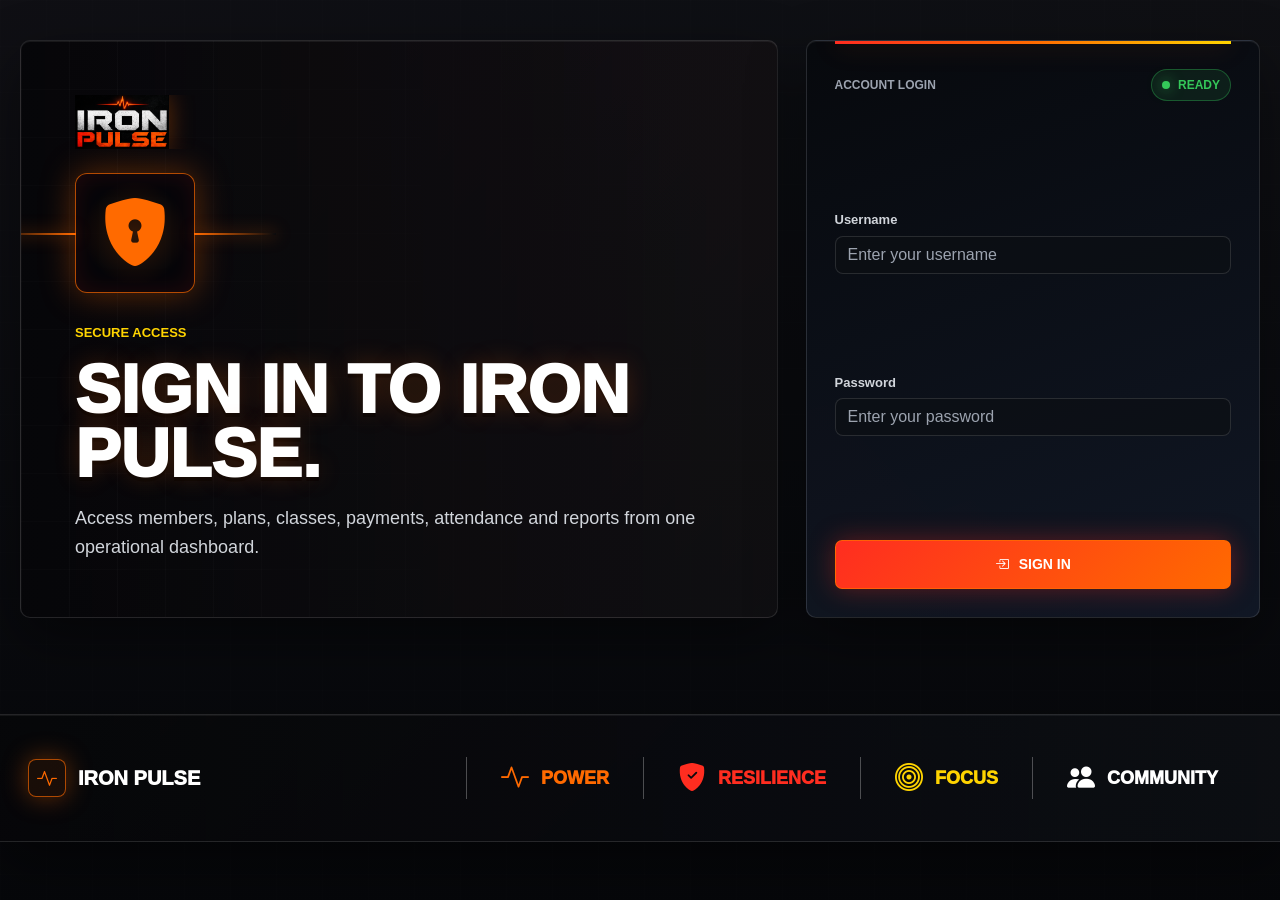
<file: Frontend/attendance.html>
<!DOCTYPE html>
<html lang="en">
<head>
  <meta charset="UTF-8" />
  <meta name="viewport" content="width=device-width, initial-scale=1.0" />

  <title>Iron Pulse | Attendance</title>

  <link
    href="https://cdn.jsdelivr.net/npm/bootstrap@5.3.3/dist/css/bootstrap.min.css"
    rel="stylesheet"
  />

  <link
    href="https://cdn.jsdelivr.net/npm/bootstrap-icons@1.11.3/font/bootstrap-icons.css"
    rel="stylesheet"
  />

  <link rel="stylesheet" href="css/styles.css" />
</head>

<body>
  <header class="site-header">
    <nav class="navbar navbar-expand-lg main-navbar">
      <div class="container-fluid navbar-container">
        <a class="navbar-brand brand" href="index.html" aria-label="Iron Pulse home">
          <img
            src="assets/img/iron-pulse-logo.png"
            alt="Iron Pulse"
            class="navbar-logo"
          />
        </a>

        <button
          class="navbar-toggler custom-toggler"
          type="button"
          data-bs-toggle="collapse"
          data-bs-target="#ironPulseNavbar"
          aria-controls="ironPulseNavbar"
          aria-expanded="false"
          aria-label="Toggle navigation"
        >
          <span class="navbar-toggler-icon"></span>
        </button>

        <div class="collapse navbar-collapse" id="ironPulseNavbar">
          <ul class="navbar-nav navigation-menu ms-auto">
            <li class="nav-item"><a class="nav-link" href="index.html">Dashboard</a></li>
            <li class="nav-item"><a class="nav-link" href="members.html">Members</a></li>
            <li class="nav-item"><a class="nav-link" href="plans.html">Plans</a></li>
            <li class="nav-item"><a class="nav-link" href="memberships.html">Memberships</a></li>
            <li class="nav-item"><a class="nav-link" href="classes.html">Classes</a></li>
            <li class="nav-item"><a class="nav-link" href="payments.html">Payments</a></li>
            <li class="nav-item"><a class="nav-link active" href="attendance.html">Attendance</a></li>
            <li class="nav-item"><a class="nav-link" href="reports.html">Reports</a></li>
            <li class="nav-item">
              <a class="nav-link" href="#" onclick="localStorage.clear(); window.location.href='login.html'">
                <i class="bi bi-box-arrow-right"></i> Logout
              </a>
            </li>
          </ul>

          <div class="navbar-actions">
            <a class="nav-cta" href="classes.html">
              Manage classes
              <i class="bi bi-arrow-right"></i>
            </a>
          </div>
        </div>
      </div>
    </nav>
  </header>

  <main class="main-content">
    <section class="dashboard-card">
      <div class="card-header-row">
        <div>
          <p class="section-kicker">Attendance</p>
          <h1 class="page-title">Attendance</h1>
          <p class="page-subtitle">
            Consult and register member attendance to classes and shifts.
          </p>
        </div>
      </div>

      <div class="action-bar">
        <button class="btn btn-primary" onclick="openAddModal()">
          <i class="bi bi-plus-lg"></i>
          Register Attendance
        </button>

        <button class="btn btn-outline-secondary" onclick="loadAttendance()">
          <i class="bi bi-arrow-clockwise"></i>
          Refresh
        </button>
      </div>

      <div id="alert-container"></div>

      <div class="content-card">
        <div id="attendance-table-container">
          <!-- La tabla se carga aquí desde attendance.js -->
        </div>
      </div>
    </section>
  </main>

  <footer class="site-footer">
    <div class="footer-brand">
      <span class="footer-pulse-icon">
        <i class="bi bi-activity"></i>
      </span>
      <span>Iron Pulse</span>
    </div>

    <div class="footer-values">
      <div class="footer-value">
        <i class="bi bi-activity"></i>
        <span>Power</span>
      </div>

      <div class="footer-value">
        <i class="bi bi-shield-fill-check"></i>
        <span>Resilience</span>
      </div>

      <div class="footer-value">
        <i class="bi bi-bullseye"></i>
        <span>Focus</span>
      </div>

      <div class="footer-value">
        <i class="bi bi-people-fill"></i>
        <span>Community</span>
      </div>
    </div>
  </footer>

  <div class="modal fade" id="addAttendanceModal" tabindex="-1">
    <div class="modal-dialog">
      <div class="modal-content">
        <div class="modal-header">
          <h5 class="modal-title">Register Attendance</h5>
          <button type="button" class="btn-close" data-bs-dismiss="modal"></button>
        </div>

        <div class="modal-body">
          <div class="mb-3">
            <label class="form-label">Member ID *</label>
            <select class="form-select" id="attendanceMemberId"><option value="">Select a member...</option></select>
          </div>

          <div class="mb-3">
            <label class="form-label">Reservation ID *</label>
            <input
              type="number"
              class="form-control"
              id="attendanceReservationId"
              placeholder="e.g. 101"
            />
          </div>

          <div id="form-error" class="alert alert-danger d-none"></div>
        </div>

        <div class="modal-footer">
          <button type="button" class="btn btn-secondary" data-bs-dismiss="modal">
            Cancel
          </button>

          <button type="button" class="btn btn-primary" onclick="submitAddAttendance()">
            Register
          </button>
        </div>
      </div>
    </div>
  </div>

  <script src="https://cdn.jsdelivr.net/npm/bootstrap@5.3.3/dist/js/bootstrap.bundle.min.js"></script>
  <script src="js/ui.js"></script>
  <script src="js/api.js"></script>
  <script src="js/attendance.js"></script>
</body>
</html>
</file>
<file: Frontend/css/styles.css>
:root {
  --bg-main: #0d0f14;
  --bg-main-alt: #111826;
  --bg-surface: rgba(13, 15, 20, 0.94);
  --bg-surface-strong: rgba(17, 24, 38, 0.96);
  --bg-glass: rgba(13, 15, 20, 0.86);

  --iron-orange: #ff6a00;
  --pulse-red: #ff2d20;
  --ignite-yellow: #ffd400;
  --pure-white: #ffffff;

  --text-main: #f3f4f6;
  --text-soft: #d1d5db;
  --text-muted: #9ca3af;

  --border-color: rgba(255, 255, 255, 0.12);
  --border-hot: rgba(255, 106, 0, 0.55);

  --shadow-dark: 0 28px 80px rgba(0, 0, 0, 0.62);
  --shadow-card: 0 22px 58px rgba(0, 0, 0, 0.45);
  --glow-orange: 0 0 26px rgba(255, 106, 0, 0.38);
  --glow-red: 0 0 26px rgba(255, 45, 32, 0.34);
  --glow-yellow: 0 0 24px rgba(255, 212, 0, 0.28);

  --success: #34c759;
  --warning: #ffd400;
  --danger: #ff453a;
}

* {
  box-sizing: border-box;
}

html {
  scroll-behavior: smooth;
}

body {
  margin: 0;
  min-height: 100vh;
  overflow-x: hidden;
  color: var(--text-main);
  font-family: Arial, Helvetica, sans-serif;
  background:
    linear-gradient(rgba(13, 15, 20, 0.94), rgba(6, 7, 10, 0.98)),
    linear-gradient(135deg, rgba(255, 45, 32, 0.18), transparent 42%),
    linear-gradient(225deg, rgba(255, 106, 0, 0.16), transparent 38%),
    #0d0f14;
  background-attachment: fixed;
}

body::before {
  content: "";
  position: fixed;
  inset: 0;
  z-index: -1;
  pointer-events: none;
  background:
    linear-gradient(90deg, rgba(255, 255, 255, 0.025) 1px, transparent 1px),
    linear-gradient(180deg, rgba(255, 255, 255, 0.018) 1px, transparent 1px);
  background-size: 46px 46px;
  opacity: 0.45;
}

/* HEADER + NAVBAR */

.site-header {
  position: sticky;
  top: 0;
  z-index: 1030;
}

.main-navbar {
  min-height: 76px;
  background:
    linear-gradient(90deg, rgba(5, 6, 9, 0.98), rgba(13, 15, 20, 0.96)),
    linear-gradient(135deg, rgba(255, 45, 32, 0.16), rgba(255, 106, 0, 0.08));
  border-bottom: 1px solid rgba(255, 106, 0, 0.28);
  box-shadow: 0 16px 40px rgba(0, 0, 0, 0.5);
  backdrop-filter: blur(18px);
}

.navbar-container {
  max-width: 1440px;
  margin: 0 auto;
  gap: 22px;
  padding: 0 24px;
}

.brand {
  width: 150px;
  max-width: 150px;
  height: 54px;
  padding: 0;
  overflow: hidden;
  display: inline-flex;
  align-items: center;
  flex: 0 0 auto;
  color: var(--pure-white) !important;
  text-decoration: none;
}

.navbar-logo {
  display: block;
  width: 145px !important;
  height: 54px !important;
  max-width: 145px !important;
  max-height: 54px !important;
  object-fit: contain;
  object-position: left center;
  filter: drop-shadow(0 0 12px rgba(255, 106, 0, 0.35));
}

.brand-mark,
.brand-name,
.hero-logo {
  display: none !important;
}

.navigation-menu {
  align-items: center;
  gap: 4px;
}

.navigation-menu .nav-link {
  position: relative;
  color: var(--text-muted) !important;
  padding: 10px 12px !important;
  border-radius: 6px;
  font-size: 12px;
  font-weight: 800;
  letter-spacing: 0;
  text-transform: uppercase;
  transition: color 0.2s ease, background 0.2s ease, transform 0.2s ease;
}

.navigation-menu .nav-link:hover,
.navigation-menu .nav-link.active {
  color: var(--pure-white) !important;
  background: rgba(255, 106, 0, 0.08);
  transform: translateY(-1px);
}

.navigation-menu .nav-link::after {
  content: "";
  position: absolute;
  left: 12px;
  right: 12px;
  bottom: 4px;
  height: 2px;
  background: linear-gradient(90deg, var(--pulse-red), var(--iron-orange));
  box-shadow: 0 0 16px rgba(255, 106, 0, 0.75);
  opacity: 0;
  transform: scaleX(0);
  transition: opacity 0.2s ease, transform 0.2s ease;
}

.navigation-menu .nav-link:hover::after,
.navigation-menu .nav-link.active::after {
  opacity: 1;
  transform: scaleX(1);
}

.navbar-actions {
  margin-left: 18px;
}

.nav-cta {
  display: inline-flex;
  align-items: center;
  gap: 8px;
  padding: 11px 16px;
  border: 1px solid rgba(255, 106, 0, 0.7);
  border-radius: 7px;
  background: linear-gradient(135deg, var(--pulse-red), var(--iron-orange));
  color: var(--pure-white);
  font-size: 13px;
  font-weight: 900;
  text-decoration: none;
  text-transform: uppercase;
  box-shadow: var(--glow-red);
  transition: transform 0.2s ease, box-shadow 0.2s ease;
}

.nav-cta:hover {
  color: var(--pure-white);
  transform: translateY(-3px) scale(1.02);
  box-shadow: var(--glow-orange);
}

.custom-toggler {
  border: 1px solid var(--border-color);
}

.custom-toggler:focus {
  box-shadow: none;
}

/* MAIN LAYOUT */

.main-content {
  width: min(1440px, calc(100% - 40px));
  margin: 0 auto;
  padding: 40px 0 28px;
}

/* HERO */

.hero-section {
  display: grid;
  grid-template-columns: minmax(0, 1.25fr) minmax(360px, 0.75fr);
  gap: 28px;
  min-height: 560px;
  margin-bottom: 28px;
}

.hero-content,
.hero-panel,
.kpi-card,
.dashboard-card,
.site-footer {
  position: relative;
  overflow: hidden;
  border: 1px solid var(--border-color);
  background:
    linear-gradient(145deg, rgba(7, 9, 13, 0.96), rgba(17, 24, 38, 0.92));
  box-shadow:
    var(--shadow-card),
    inset 0 1px 0 rgba(255, 255, 255, 0.06);
}

.hero-content {
  display: flex;
  flex-direction: column;
  justify-content: center;
  padding: 54px;
  border-radius: 10px;
  background:
    linear-gradient(90deg, rgba(5, 6, 9, 0.97), rgba(13, 15, 20, 0.78)),
    linear-gradient(135deg, rgba(255, 45, 32, 0.16), rgba(255, 106, 0, 0.08));
}

.hero-content::before {
  content: "";
  position: absolute;
  inset: 0;
  pointer-events: none;
  background:
    linear-gradient(90deg, rgba(255, 255, 255, 0.04) 1px, transparent 1px),
    linear-gradient(180deg, rgba(255, 255, 255, 0.025) 1px, transparent 1px);
  background-size: 48px 48px;
  mask-image: linear-gradient(90deg, rgba(0, 0, 0, 0.7), transparent 82%);
}

.hero-pulse-mark {
  position: relative;
  width: 120px;
  height: 120px;
  display: inline-flex;
  align-items: center;
  justify-content: center;
  margin-bottom: 30px;
  border: 1px solid rgba(255, 106, 0, 0.7);
  border-radius: 12px;
  background:
    radial-gradient(circle, rgba(255, 106, 0, 0.18), transparent 62%),
    rgba(5, 6, 9, 0.78);
  color: var(--iron-orange);
  font-size: 68px;
  box-shadow:
    0 0 34px rgba(255, 106, 0, 0.36),
    inset 0 0 26px rgba(255, 45, 32, 0.12);
}

.hero-pulse-mark::before,
.hero-pulse-mark::after {
  content: "";
  position: absolute;
  top: 50%;
  width: 82px;
  height: 2px;
  background: linear-gradient(90deg, transparent, var(--iron-orange));
  box-shadow: 0 0 16px rgba(255, 106, 0, 0.75);
}

.hero-pulse-mark::before {
  right: 100%;
}

.hero-pulse-mark::after {
  left: 100%;
  transform: rotate(180deg);
}

.hero-pulse-mark i {
  position: relative;
  z-index: 1;
  animation: pulseGlow 1.8s ease-in-out infinite;
}

@keyframes pulseGlow {
  0%,
  100% {
    transform: scale(1);
    text-shadow: 0 0 18px rgba(255, 106, 0, 0.5);
  }

  50% {
    transform: scale(1.08);
    text-shadow: 0 0 34px rgba(255, 45, 32, 0.85);
  }
}

.hero-kicker {
  position: relative;
  margin-bottom: 14px;
  color: var(--ignite-yellow);
  font-size: 13px;
  font-weight: 900;
  letter-spacing: 0;
  text-transform: uppercase;
}

.hero-title {
  position: relative;
  max-width: 760px;
  margin: 0 0 18px;
  color: var(--pure-white);
  font-size: 68px;
  font-weight: 950;
  line-height: 0.95;
  letter-spacing: 0;
  text-transform: uppercase;
  text-shadow:
    0 0 24px rgba(255, 106, 0, 0.22),
    0 4px 0 rgba(0, 0, 0, 0.45);
}

.hero-description {
  position: relative;
  max-width: 680px;
  margin: 0;
  color: var(--text-soft);
  font-size: 18px;
  line-height: 1.65;
}

.hero-actions {
  position: relative;
  display: flex;
  flex-wrap: wrap;
  gap: 14px;
  margin-top: 32px;
}

.primary-action,
.secondary-action {
  display: inline-flex;
  align-items: center;
  justify-content: center;
  gap: 10px;
  min-height: 48px;
  padding: 13px 20px;
  border-radius: 7px;
  font-size: 14px;
  font-weight: 900;
  letter-spacing: 0;
  text-decoration: none;
  text-transform: uppercase;
  transition: transform 0.22s ease, box-shadow 0.22s ease, border-color 0.22s ease, color 0.22s ease;
}

.primary-action {
  border: 1px solid rgba(255, 106, 0, 0.8);
  background: linear-gradient(135deg, var(--pulse-red), var(--iron-orange));
  color: var(--pure-white);
  box-shadow: var(--glow-red);
}

.secondary-action {
  border: 1px solid var(--border-color);
  background: rgba(255, 255, 255, 0.035);
  color: var(--pure-white);
}

.primary-action:hover,
.secondary-action:hover {
  transform: translateY(-3px) scale(1.02);
}

.primary-action:hover {
  color: var(--pure-white);
  box-shadow: var(--glow-orange);
}

.secondary-action:hover {
  border-color: var(--ignite-yellow);
  color: var(--ignite-yellow);
  background: rgba(255, 212, 0, 0.08);
}

/* HERO PANEL */

.hero-panel {
  display: flex;
  flex-direction: column;
  justify-content: space-between;
  padding: 28px;
  border-radius: 10px;
  background:
    linear-gradient(160deg, rgba(7, 9, 13, 0.98), rgba(17, 24, 38, 0.96)),
    linear-gradient(45deg, rgba(255, 212, 0, 0.08), transparent);
  transition: border-color 0.22s ease, box-shadow 0.22s ease, transform 0.22s ease;
}

.hero-panel::before {
  content: "";
  position: absolute;
  top: 0;
  left: 28px;
  right: 28px;
  height: 3px;
  background: linear-gradient(90deg, var(--pulse-red), var(--iron-orange), var(--ignite-yellow));
  box-shadow: var(--glow-orange);
}

.hero-panel:hover,
.kpi-card:hover,
.dashboard-card:hover {
  border-color: rgba(255, 106, 0, 0.52);
  box-shadow:
    var(--shadow-dark),
    0 0 28px rgba(255, 106, 0, 0.18),
    inset 0 1px 0 rgba(255, 255, 255, 0.08);
}

.panel-header {
  display: flex;
  justify-content: space-between;
  gap: 16px;
  align-items: center;
  margin-bottom: 26px;
}

.panel-label {
  color: var(--text-muted);
  font-size: 12px;
  font-weight: 900;
  letter-spacing: 0;
  text-transform: uppercase;
}

.live-indicator {
  display: inline-flex;
  align-items: center;
  gap: 8px;
  padding: 6px 10px;
  border: 1px solid rgba(52, 199, 89, 0.35);
  border-radius: 999px;
  background: rgba(52, 199, 89, 0.1);
  color: var(--success);
  font-size: 12px;
  font-weight: 900;
  text-transform: uppercase;
}

.live-indicator::before {
  content: "";
  width: 8px;
  height: 8px;
  border-radius: 50%;
  background: var(--success);
  box-shadow: 0 0 14px rgba(52, 199, 89, 0.7);
}

.metric-highlight {
  display: grid;
  gap: 8px;
  margin-bottom: 28px;
}

.metric-number {
  color: var(--pure-white);
  font-size: 58px;
  font-weight: 950;
  line-height: 1;
  letter-spacing: 0;
}

.metric-text {
  max-width: 260px;
  color: var(--text-muted);
  font-size: 15px;
  font-weight: 800;
  text-transform: uppercase;
}

.hero-class-list {
  display: grid;
  gap: 12px;
}

.hero-class-card {
  display: flex;
  justify-content: space-between;
  gap: 18px;
  align-items: center;
  padding: 16px;
  border: 1px solid rgba(255, 255, 255, 0.11);
  border-radius: 8px;
  background: rgba(13, 15, 20, 0.58);
  transition: transform 0.2s ease, border-color 0.2s ease, background 0.2s ease;
}

.hero-class-card:hover {
  border-color: rgba(255, 106, 0, 0.65);
  background: linear-gradient(90deg, rgba(255, 45, 32, 0.12), rgba(255, 106, 0, 0.08));
  transform: translateX(6px);
}

.hero-class-card h2 {
  margin: 0 0 4px;
  color: var(--pure-white);
  font-size: 16px;
  font-weight: 900;
  text-transform: uppercase;
}

.hero-class-card p {
  margin: 0;
  color: var(--text-muted);
  font-size: 13px;
}

/* KPI SECTION */

.kpi-section {
  display: grid;
  grid-template-columns: repeat(4, minmax(0, 1fr));
  gap: 18px;
  margin-bottom: 28px;
}

.kpi-card {
  min-height: 210px;
  padding: 24px;
  border-radius: 9px;
  transition: transform 0.22s ease, border-color 0.22s ease, box-shadow 0.22s ease;
}

.kpi-card:hover {
  transform: translateY(-5px);
}

.kpi-icon {
  display: inline-flex;
  width: 48px;
  height: 48px;
  align-items: center;
  justify-content: center;
  margin-bottom: 22px;
  border: 1px solid rgba(255, 106, 0, 0.45);
  border-radius: 8px;
  background: rgba(255, 106, 0, 0.08);
  color: var(--iron-orange);
  font-size: 23px;
  box-shadow: inset 0 0 20px rgba(255, 106, 0, 0.08);
}

.kpi-card:nth-child(2) .kpi-icon {
  color: var(--pulse-red);
  border-color: rgba(255, 45, 32, 0.45);
}

.kpi-card:nth-child(3) .kpi-icon {
  color: var(--ignite-yellow);
  border-color: rgba(255, 212, 0, 0.45);
}

.kpi-card:nth-child(4) .kpi-icon {
  color: var(--pure-white);
  border-color: rgba(255, 255, 255, 0.32);
}

.kpi-label {
  margin: 0 0 8px;
  color: var(--text-muted);
  font-size: 13px;
  font-weight: 900;
  letter-spacing: 0;
  text-transform: uppercase;
}

.kpi-value {
  display: block;
  margin-bottom: 9px;
  color: var(--pure-white);
  font-size: 34px;
  font-weight: 950;
  line-height: 1;
  letter-spacing: 0;
}

.kpi-note {
  color: var(--text-muted);
  font-size: 13px;
  font-weight: 800;
}

/* DASHBOARD GRID */

.dashboard-grid {
  display: grid;
  grid-template-columns: minmax(0, 1.45fr) minmax(320px, 0.55fr);
  gap: 22px;
  margin-bottom: 34px;
}

.dashboard-card {
  border-radius: 10px;
  padding: 26px;
  transition: border-color 0.22s ease, box-shadow 0.22s ease;
}

.dashboard-card::before {
  content: "";
  position: absolute;
  inset: 0;
  background:
    linear-gradient(180deg, rgba(255, 255, 255, 0.035), transparent 45%),
    linear-gradient(135deg, rgba(255, 106, 0, 0.08), transparent 40%);
  pointer-events: none;
}

.card-header-row {
  position: relative;
  display: flex;
  justify-content: space-between;
  gap: 16px;
  align-items: flex-start;
  margin-bottom: 22px;
}

.section-kicker {
  margin: 0 0 6px;
  color: var(--iron-orange);
  font-size: 12px;
  font-weight: 950;
  letter-spacing: 0;
  text-transform: uppercase;
}

.dashboard-card h2 {
  margin: 0;
  color: var(--pure-white);
  font-size: 24px;
  font-weight: 950;
  letter-spacing: 0;
  text-transform: uppercase;
}

.card-link {
  display: inline-flex;
  align-items: center;
  gap: 8px;
  color: var(--ignite-yellow);
  font-size: 13px;
  font-weight: 900;
  text-decoration: none;
  text-transform: uppercase;
}

.card-link:hover {
  color: var(--iron-orange);
}

/* TABLE */

.table-wrapper {
  position: relative;
  overflow: hidden;
  border: 1px solid rgba(255, 255, 255, 0.11);
  border-radius: 8px;
  background: rgba(13, 15, 20, 0.55);
}

.dashboard-table {
  width: 100%;
  border-collapse: collapse;
  color: var(--text-main);
}

.dashboard-table th,
.dashboard-table td {
  padding: 16px 18px;
  border-bottom: 1px solid rgba(255, 255, 255, 0.09);
  vertical-align: middle;
}

.dashboard-table th {
  color: var(--text-muted);
  font-size: 12px;
  font-weight: 950;
  letter-spacing: 0;
  text-transform: uppercase;
}

.dashboard-table td {
  color: var(--text-soft);
  font-size: 14px;
  font-weight: 700;
}

.dashboard-table tbody tr {
  transition: background 0.2s ease;
}

.dashboard-table tbody tr:hover {
  background: rgba(255, 106, 0, 0.07);
}

.dashboard-table tbody tr:last-child td {
  border-bottom: 0;
}

.empty-table-message {
  padding: 34px 18px !important;
  text-align: center;
  color: var(--text-muted) !important;
  font-weight: 900;
  text-transform: uppercase;
  letter-spacing: 0;
}

/* BADGES */

.status-badge {
  display: inline-flex;
  align-items: center;
  justify-content: center;
  min-width: max-content;
  padding: 7px 10px;
  border-radius: 999px;
  font-size: 11px;
  font-weight: 950;
  letter-spacing: 0;
  text-transform: uppercase;
}

.status-hot {
  border: 1px solid rgba(255, 106, 0, 0.5);
  background: rgba(255, 106, 0, 0.13);
  color: var(--iron-orange);
}

.status-open {
  border: 1px solid rgba(52, 199, 89, 0.45);
  background: rgba(52, 199, 89, 0.12);
  color: var(--success);
}

.status-full {
  border: 1px solid rgba(255, 69, 58, 0.45);
  background: rgba(255, 69, 58, 0.12);
  color: var(--danger);
}

.status-muted {
  border: 1px solid rgba(156, 163, 175, 0.42);
  background: rgba(156, 163, 175, 0.12);
  color: var(--text-muted);
}

.empty-state-card {
  opacity: 0.9;
}

/* QUICK ACTIONS */

.quick-actions-list {
  position: relative;
  display: grid;
  gap: 13px;
}

.quick-action-item {
  display: flex;
  gap: 13px;
  align-items: center;
  padding: 17px;
  border: 1px solid rgba(255, 255, 255, 0.11);
  border-radius: 8px;
  background: rgba(13, 15, 20, 0.58);
  color: var(--text-main);
  font-size: 14px;
  font-weight: 900;
  text-decoration: none;
  text-transform: uppercase;
  transition: transform 0.2s ease, border-color 0.2s ease, background 0.2s ease, color 0.2s ease;
}

.quick-action-item i {
  color: var(--iron-orange);
  font-size: 22px;
  transition: color 0.2s ease;
}

.quick-action-item:hover {
  border-color: rgba(255, 106, 0, 0.65);
  background: linear-gradient(90deg, rgba(255, 45, 32, 0.12), rgba(255, 106, 0, 0.08));
  color: var(--ignite-yellow);
  transform: translateX(6px);
}

.quick-action-item:hover i {
  color: var(--ignite-yellow);
}

/* FOOTER */

.site-footer {
  width: 100%;
  display: flex;
  justify-content: space-between;
  gap: 26px;
  align-items: center;
  margin-top: 40px;
  padding: 42px max(28px, calc((100vw - 1440px) / 2 + 28px));
  border-radius: 0;
  border-left: 0;
  border-right: 0;
  background:
    linear-gradient(90deg, rgba(5, 6, 9, 0.97), rgba(13, 15, 20, 0.86)),
    linear-gradient(135deg, rgba(255, 106, 0, 0.16), transparent 56%);
}

.footer-brand {
  display: inline-flex;
  align-items: center;
  gap: 12px;
  color: var(--pure-white);
  font-size: 20px;
  font-weight: 950;
  letter-spacing: 0;
  text-transform: uppercase;
}

.footer-pulse-icon {
  display: inline-flex;
  width: 38px;
  height: 38px;
  align-items: center;
  justify-content: center;
  border: 1px solid rgba(255, 106, 0, 0.65);
  border-radius: 8px;
  background: rgba(255, 106, 0, 0.08);
  color: var(--iron-orange);
  box-shadow: var(--glow-orange);
}

.footer-values {
  display: flex;
  flex-wrap: wrap;
  gap: 0;
  align-items: center;
}

.footer-value {
  display: inline-flex;
  gap: 12px;
  align-items: center;
  padding: 0 34px;
  border-left: 1px solid rgba(255, 255, 255, 0.28);
  color: var(--text-muted);
  font-size: 18px;
  font-weight: 950;
  letter-spacing: 0;
  text-transform: uppercase;
}

.footer-value i {
  font-size: 28px;
}

.footer-value:nth-child(1) i,
.footer-value:nth-child(1) span {
  color: var(--iron-orange);
}

.footer-value:nth-child(2) i,
.footer-value:nth-child(2) span {
  color: var(--pulse-red);
}

.footer-value:nth-child(3) i,
.footer-value:nth-child(3) span {
  color: var(--ignite-yellow);
}

.footer-value:nth-child(4) i,
.footer-value:nth-child(4) span {
  color: var(--pure-white);
}

/* BOOTSTRAP COMPATIBILITY */

.btn {
  border-radius: 8px;
  font-weight: 800;
}

.form-control,
.form-select {
  border: 1px solid var(--border-color);
  border-radius: 8px;
  background: rgba(13, 15, 20, 0.68);
  color: var(--text-main);
}

.form-control:focus,
.form-select:focus {
  border-color: var(--iron-orange);
  background: rgba(13, 15, 20, 0.86);
  color: var(--text-main);
  box-shadow: 0 0 0 0.2rem rgba(255, 106, 0, 0.18);
}

.form-control::placeholder {
  color: var(--text-muted);
}

/* RESPONSIVE */

@media (max-width: 1320px) {
  .navbar-actions {
    display: none;
  }

  .navbar-logo {
    width: 130px !important;
    max-width: 130px !important;
  }

  .brand {
    width: 135px;
    max-width: 135px;
  }

  .navigation-menu .nav-link {
    padding: 9px 9px !important;
    font-size: 11px;
  }
}

@media (max-width: 1200px) {
  .hero-section,
  .dashboard-grid {
    grid-template-columns: 1fr;
  }

  .hero-section {
    min-height: auto;
  }

  .hero-panel {
    min-height: 420px;
  }

  .kpi-section {
    grid-template-columns: repeat(2, minmax(0, 1fr));
  }
}

@media (max-width: 991px) {
  .main-navbar {
    min-height: 72px;
  }

  .navbar-logo {
    width: 126px !important;
    height: 50px !important;
    max-width: 126px !important;
    max-height: 50px !important;
  }

  .brand {
    width: 130px;
    max-width: 130px;
    height: 50px;
  }

  .navbar-collapse {
    margin-top: 16px;
    padding: 16px;
    border: 1px solid var(--border-color);
    border-radius: 12px;
    background: rgba(13, 15, 20, 0.98);
  }

  .navigation-menu {
    align-items: stretch;
  }

  .navigation-menu .nav-link {
    margin-bottom: 6px;
    padding: 11px 12px !important;
    font-size: 12px;
  }

  .hero-title {
    font-size: 52px;
  }
}

@media (max-width: 768px) {
  .main-content {
    width: min(100% - 28px, 1440px);
    padding-top: 24px;
  }

  .hero-content,
  .hero-panel,
  .dashboard-card {
    padding: 24px;
  }

  .hero-pulse-mark {
    width: 96px;
    height: 96px;
    font-size: 54px;
  }

  .hero-pulse-mark::before,
  .hero-pulse-mark::after {
    width: 50px;
  }

  .hero-title {
    font-size: 42px;
  }

  .hero-description {
    font-size: 16px;
  }

  .kpi-section {
    grid-template-columns: 1fr;
  }

  .card-header-row,
  .site-footer {
    flex-direction: column;
    align-items: flex-start;
  }

  .table-wrapper {
    overflow-x: auto;
  }

  .dashboard-table {
    min-width: 680px;
  }

  .footer-values {
    width: 100%;
    display: grid;
    grid-template-columns: 1fr 1fr;
  }

  .footer-value {
    width: 100%;
    padding: 16px 0;
    border-left: 0;
    border-top: 1px solid rgba(255, 255, 255, 0.18);
  }
}

@media (max-width: 480px) {
  .navbar-container {
    padding: 0 14px;
  }

  .navbar-logo {
    width: 112px !important;
    height: 46px !important;
    max-width: 112px !important;
    max-height: 46px !important;
  }

  .brand {
    width: 116px;
    max-width: 116px;
    height: 46px;
  }

  .hero-actions {
    flex-direction: column;
  }

  .primary-action,
  .secondary-action {
    width: 100%;
  }

  .hero-pulse-mark {
    width: 82px;
    height: 82px;
    font-size: 46px;
  }

  .hero-pulse-mark::before,
  .hero-pulse-mark::after {
    width: 34px;
  }

  .metric-number {
    font-size: 40px;
  }

  .kpi-value {
    font-size: 28px;
  }

  .footer-values {
    grid-template-columns: 1fr;
  }
}
/* ── MODALS - dark theme ───────────────────────────────────────────────── */
.modal-content {
  background: linear-gradient(145deg, rgba(10, 12, 18, 0.98), rgba(17, 24, 38, 0.96));
  border: 1px solid rgba(255, 106, 0, 0.28);
  color: var(--text-main);
  box-shadow: 0 28px 80px rgba(0, 0, 0, 0.7);
}

.modal-header {
  border-bottom: 1px solid rgba(255, 255, 255, 0.1);
}

.modal-footer {
  border-top: 1px solid rgba(255, 255, 255, 0.1);
}

.modal-title {
  color: var(--pure-white);
  font-weight: 900;
  text-transform: uppercase;
  letter-spacing: 0;
}

.btn-close {
  filter: invert(1) brightness(0.7);
}

.form-label {
  color: var(--text-soft) !important;
  font-size: 13px;
  font-weight: 700;
  margin-bottom: 6px;
}

.form-text {
  color: var(--text-muted) !important;
}

/* ── BOOTSTRAP TABLE DARK ──────────────────────────────────────────────── */
.table {
  color: var(--text-soft);
}

.table thead th {
  color: var(--text-muted);
  font-size: 12px;
  font-weight: 900;
  text-transform: uppercase;
  border-bottom-color: rgba(255, 255, 255, 0.1);
}

.table td {
  border-bottom-color: rgba(255, 255, 255, 0.07);
  vertical-align: middle;
}

.table tbody tr:hover {
  background: rgba(255, 106, 0, 0.06);
  color: var(--text-main);
}

/* ── BADGES ────────────────────────────────────────────────────────────── */
.badge-soft-success {
  background-color: rgba(52, 199, 89, 0.15);
  color: #34c759;
  border: 1px solid rgba(52, 199, 89, 0.35);
  padding: 5px 10px;
  border-radius: 999px;
  font-size: 11px;
  font-weight: 900;
  text-transform: uppercase;
}

.badge-soft-warning {
  background-color: rgba(255, 212, 0, 0.13);
  color: #ffd400;
  border: 1px solid rgba(255, 212, 0, 0.35);
  padding: 5px 10px;
  border-radius: 999px;
  font-size: 11px;
  font-weight: 900;
  text-transform: uppercase;
}

.badge-soft-danger {
  background-color: rgba(255, 69, 58, 0.13);
  color: #ff453a;
  border: 1px solid rgba(255, 69, 58, 0.35);
  padding: 5px 10px;
  border-radius: 999px;
  font-size: 11px;
  font-weight: 900;
  text-transform: uppercase;
}

/* ── ACTION BAR & CARDS ────────────────────────────────────────────────── */
.action-bar {
  display: flex;
  gap: 12px;
  align-items: center;
  margin-bottom: 20px;
}

.content-card {
  border: 1px solid rgba(255, 255, 255, 0.09);
  border-radius: 8px;
  background: rgba(13, 15, 20, 0.55);
  padding: 4px 0;
  overflow: hidden;
}

.page-title {
  margin: 0 0 6px;
  color: var(--pure-white);
  font-size: 28px;
  font-weight: 950;
  text-transform: uppercase;
}

.page-subtitle {
  margin: 0;
  color: var(--text-muted);
  font-size: 14px;
}

.empty-state {
  text-align: center;
  padding: 48px 24px;
  color: var(--text-muted);
}

.empty-state h5 {
  color: var(--text-soft);
  font-weight: 900;
  text-transform: uppercase;
}

/* ── READONLY PLAN INFO FIELDS ─────────────────────────────────────────── */
.form-control.bg-light {
  background: rgba(255, 255, 255, 0.06) !important;
  color: var(--text-soft) !important;
  border-color: rgba(255, 255, 255, 0.12) !important;
  cursor: not-allowed;
}
</file>
